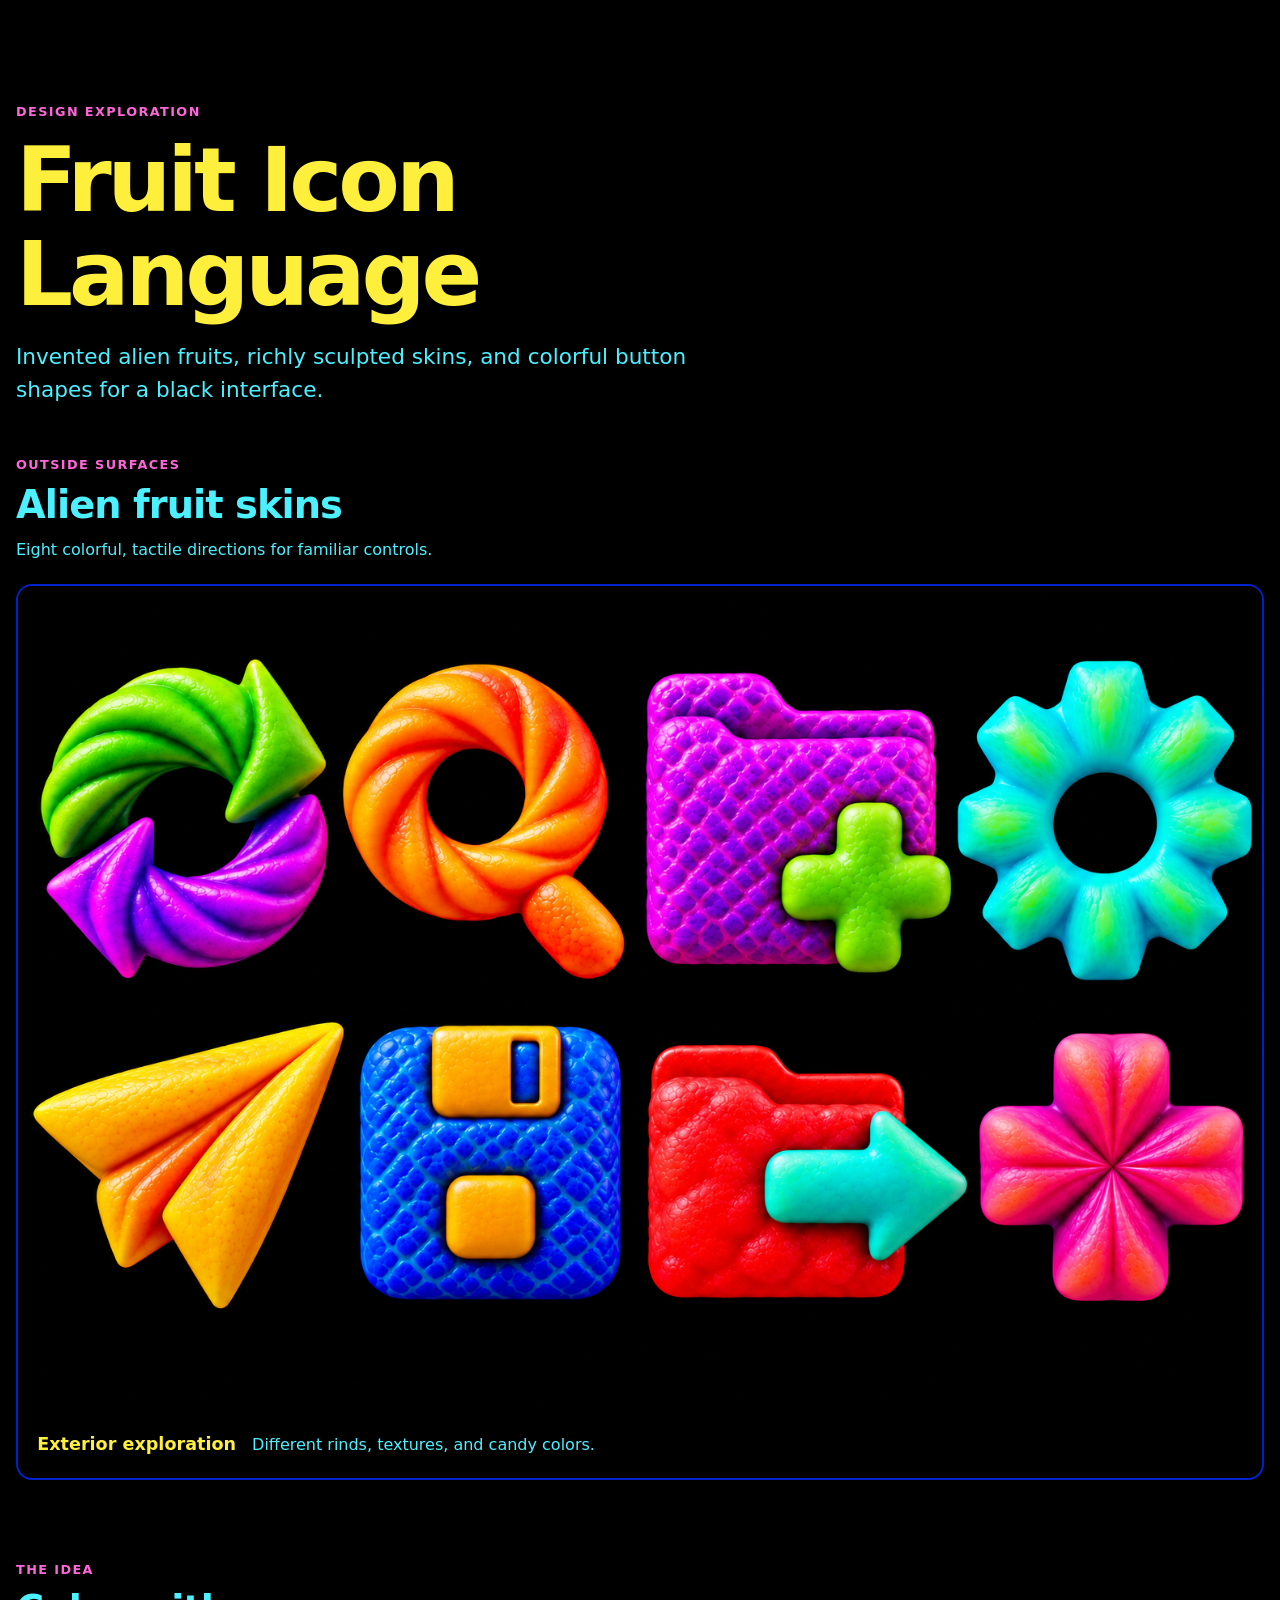
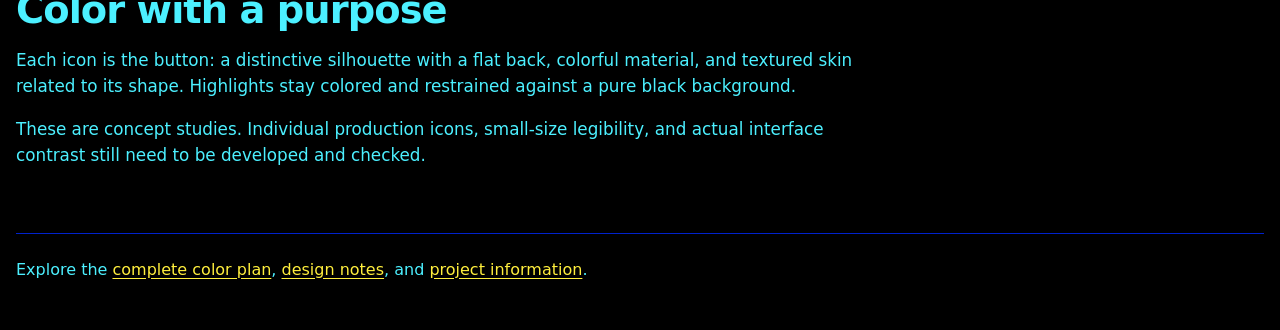
<file: index.html>
<!doctype html>
<html lang="en">
  <head>
    <meta charset="utf-8" />
    <meta name="viewport" content="width=device-width, initial-scale=1" />
    <meta name="color-scheme" content="dark" />
    <meta name="description" content="Alien-fruit icon design studies for a black interface." />
    <title>Fruit Icon Language</title>
    <link rel="stylesheet" href="./assets/gallery.css" />
  </head>
  <body>
    <main>
      <header class="hero">
        <p class="eyebrow">Design exploration</p>
        <h1>Fruit Icon Language</h1>
        <p class="intro">Invented alien fruits, richly sculpted skins, and colorful button shapes for a black interface.</p>
      </header>
      <section aria-labelledby="gallery-title">
        <p class="eyebrow">Outside surfaces</p>
        <h2 id="gallery-title">Alien fruit skins</h2>
        <p class="status">Eight colorful, tactile directions for familiar controls.</p>
        <figure class="study">
          <img src="./assets/fruit-skin-variations.png" alt="Eight invented alien-fruit icon studies: refresh, search, add project, settings, send, save, open, and plus." />
          <figcaption><strong>Exterior exploration</strong><span>Different rinds, textures, and candy colors.</span></figcaption>
        </figure>
      </section>
      <section class="notes" aria-labelledby="notes-title">
        <p class="eyebrow">The idea</p><h2 id="notes-title">Color with a purpose</h2>
        <p>Each icon is the button: a distinctive silhouette with a flat back, colorful material, and textured skin related to its shape. Highlights stay colored and restrained against a pure black background.</p>
        <p>These are concept studies. Individual production icons, small-size legibility, and actual interface contrast still need to be developed and checked.</p>
      </section>
      <footer>Explore the <a href="./colors.html">complete color plan</a>, <a href="./DESIGN.md">design notes</a>, and <a href="./README.md">project information</a>.</footer>
    </main>
  </body>
</html>
</file>
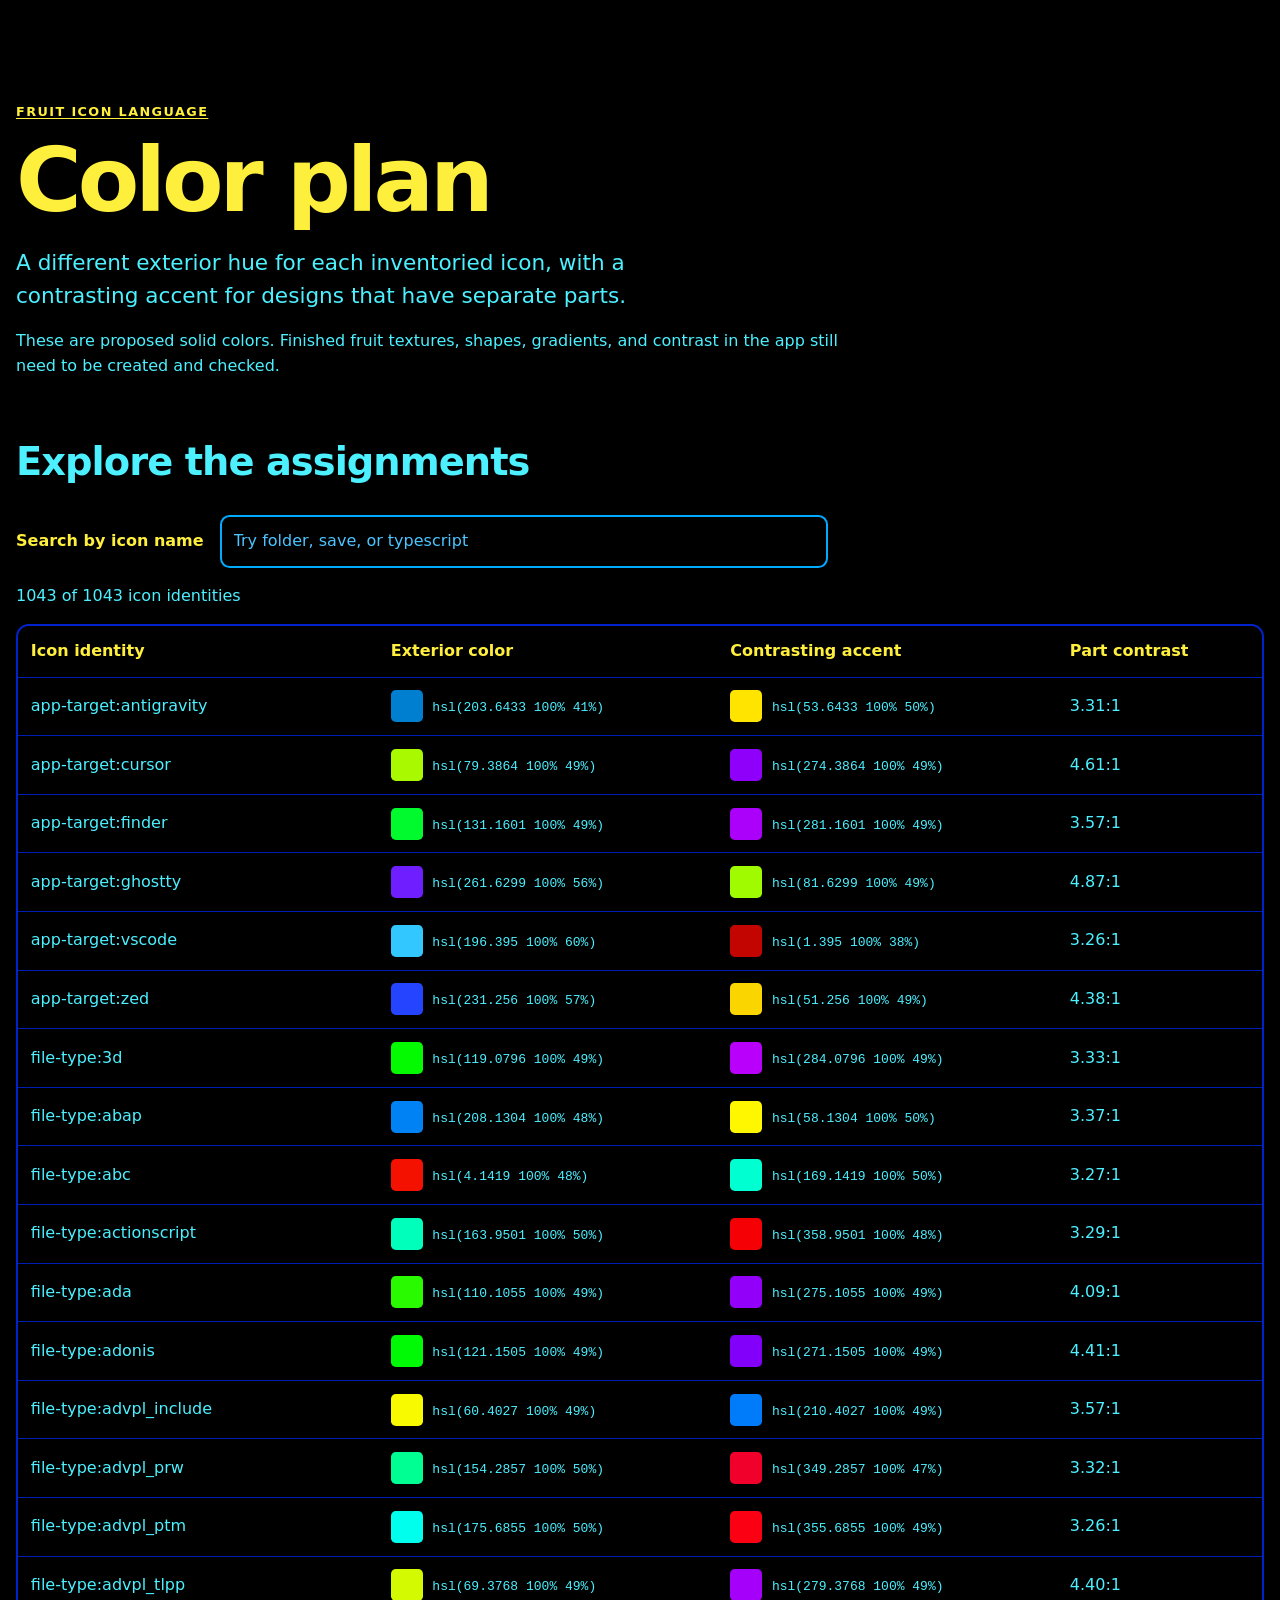
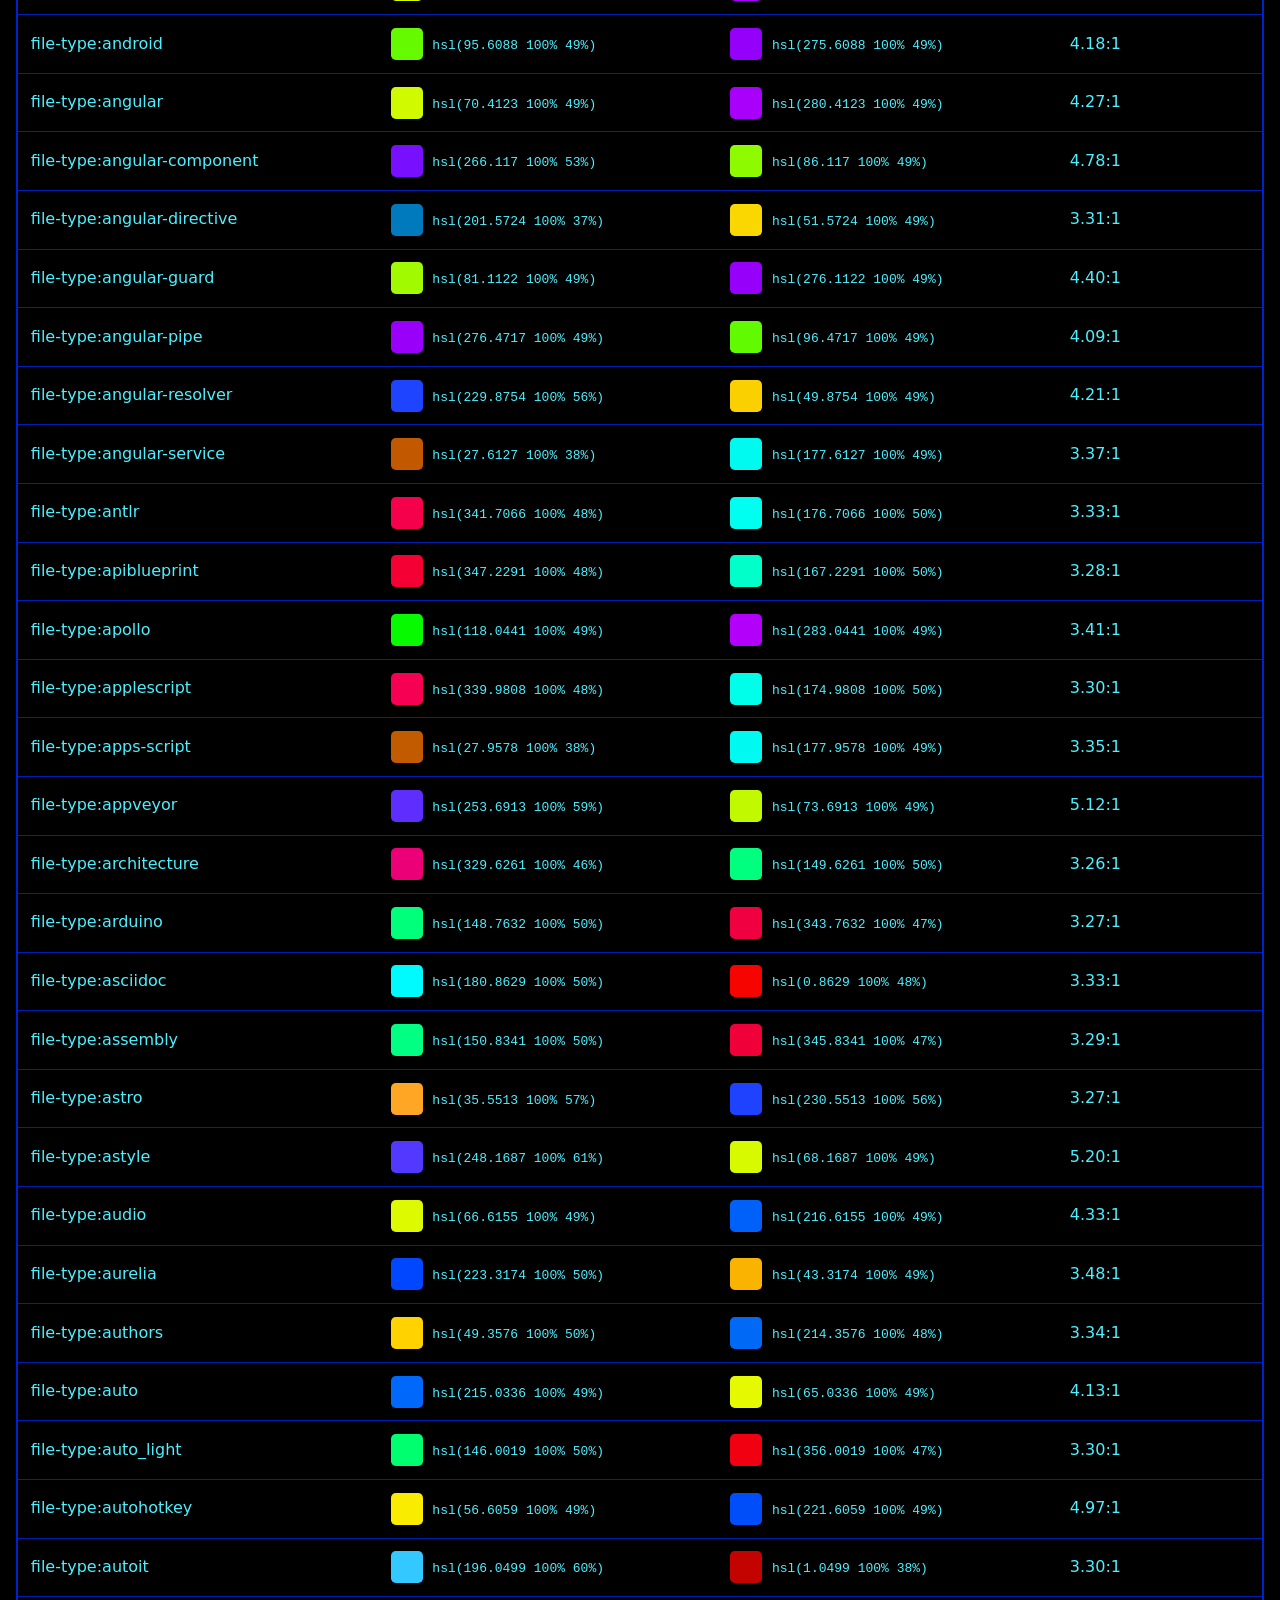
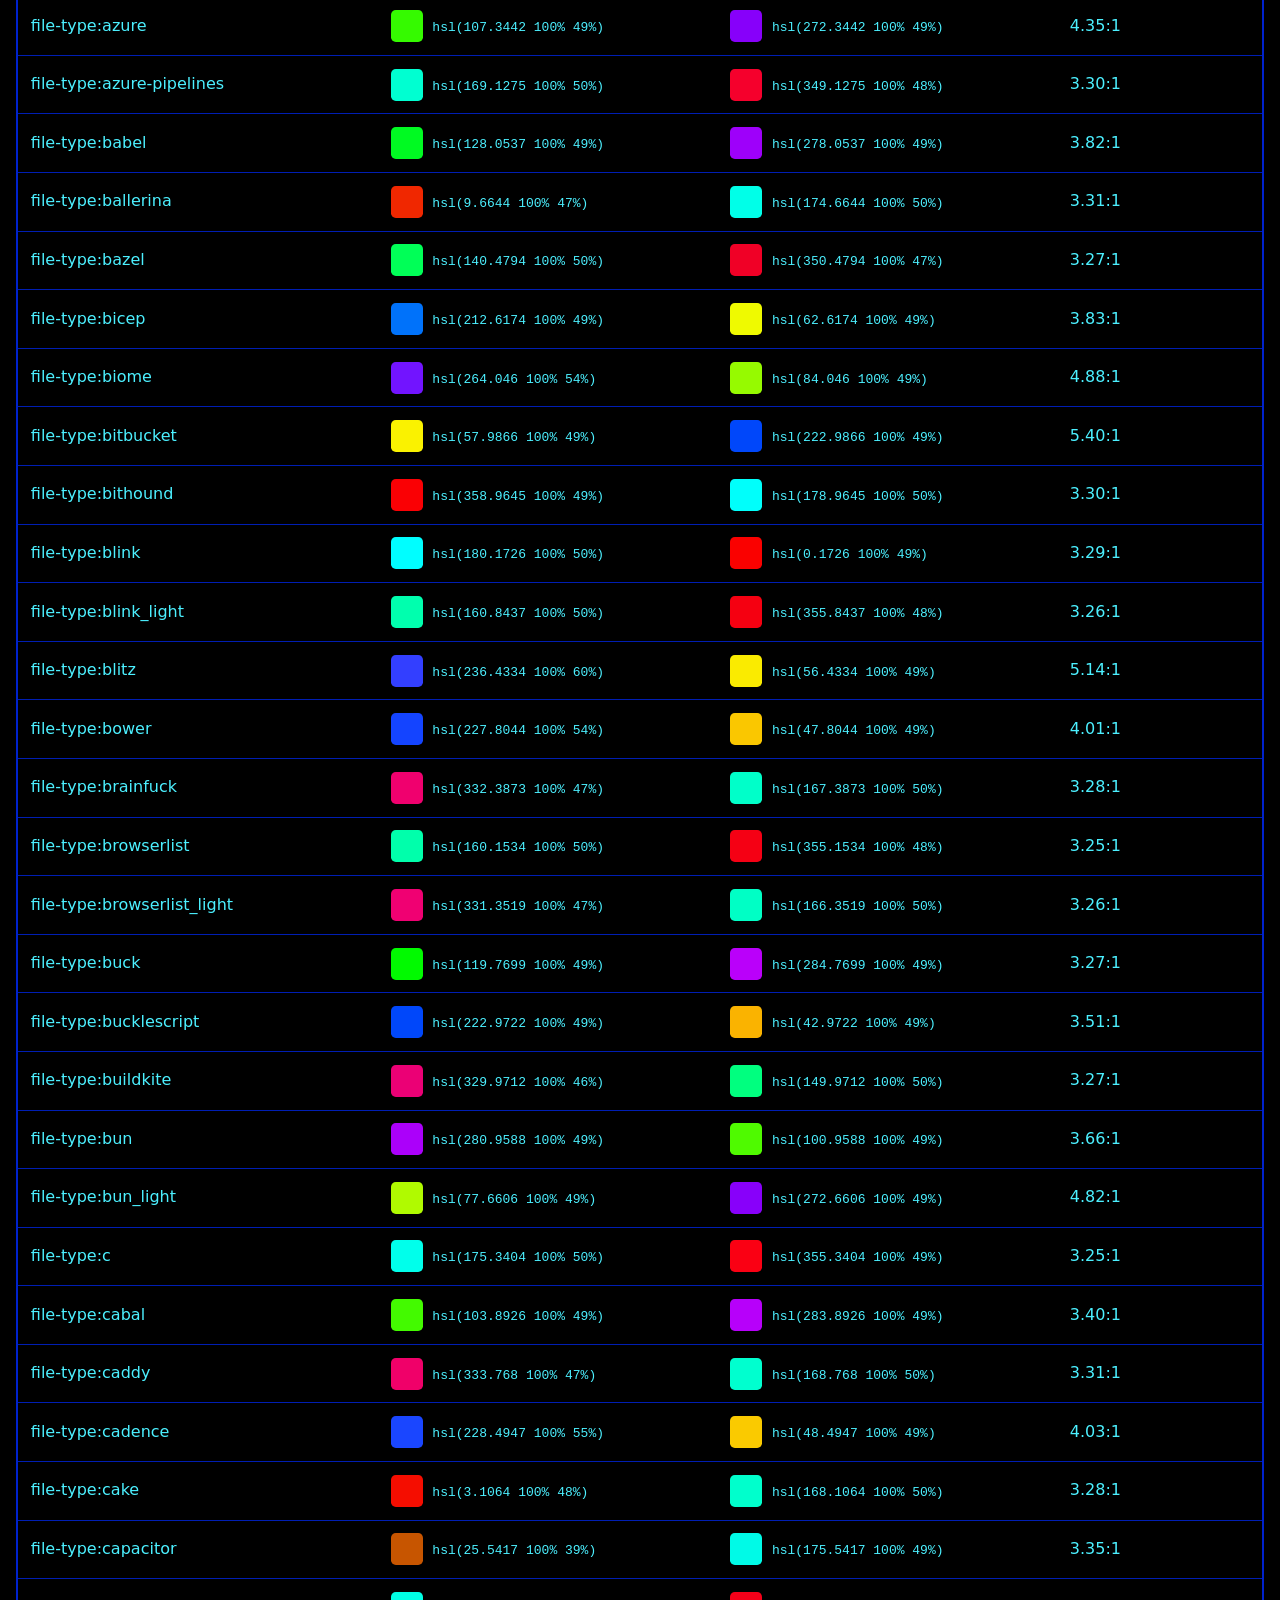
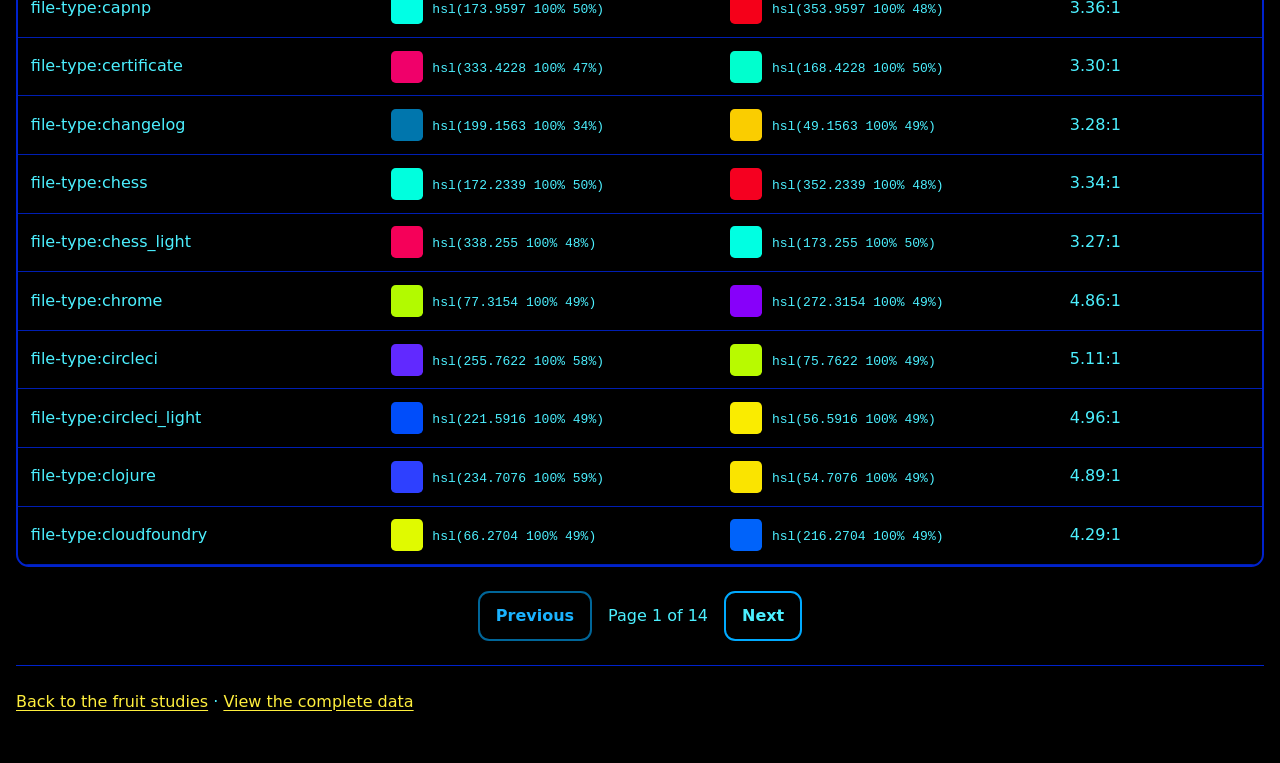
<file: colors.html>
<!doctype html>
<html lang="en">
  <head>
    <meta charset="utf-8" />
    <meta name="viewport" content="width=device-width, initial-scale=1" />
    <meta name="color-scheme" content="dark" />
    <title>Icon color plan · Fruit Icon Language</title>
    <link rel="stylesheet" href="./assets/gallery.css" />
    <script defer src="./data/icon-colors.js"></script>
    <script defer src="./assets/color-plan.js"></script>
  </head>
  <body>
    <main>
      <header class="hero">
        <p class="eyebrow"><a href="./index.html">Fruit Icon Language</a></p>
        <h1>Color plan</h1>
        <p class="intro">A different exterior hue for each inventoried icon, with a contrasting accent for designs that have separate parts.</p>
        <p>These are proposed solid colors. Finished fruit textures, shapes, gradients, and contrast in the app still need to be created and checked.</p>
      </header>
      <section aria-labelledby="list-title">
        <h2 id="list-title">Explore the assignments</h2>
        <div class="palette-tools">
          <label for="icon-search">Search by icon name</label>
          <input id="icon-search" type="search" autocomplete="off" placeholder="Try folder, save, or typescript" />
        </div>
        <p id="result-status" role="status">Loading assignments…</p>
        <div class="table-wrap">
          <table>
            <thead><tr><th scope="col">Icon identity</th><th scope="col">Exterior color</th><th scope="col">Contrasting accent</th><th scope="col">Part contrast</th></tr></thead>
            <tbody id="icon-rows"></tbody>
          </table>
        </div>
        <nav class="pagination" aria-label="Color plan pages">
          <button id="previous" type="button">Previous</button>
          <span id="page-status"></span>
          <button id="next" type="button">Next</button>
        </nav>
      </section>
      <footer><a href="./index.html">Back to the fruit studies</a> · <a href="./data/icon-colors.json">View the complete data</a></footer>
    </main>
  </body>
</html>
</file>
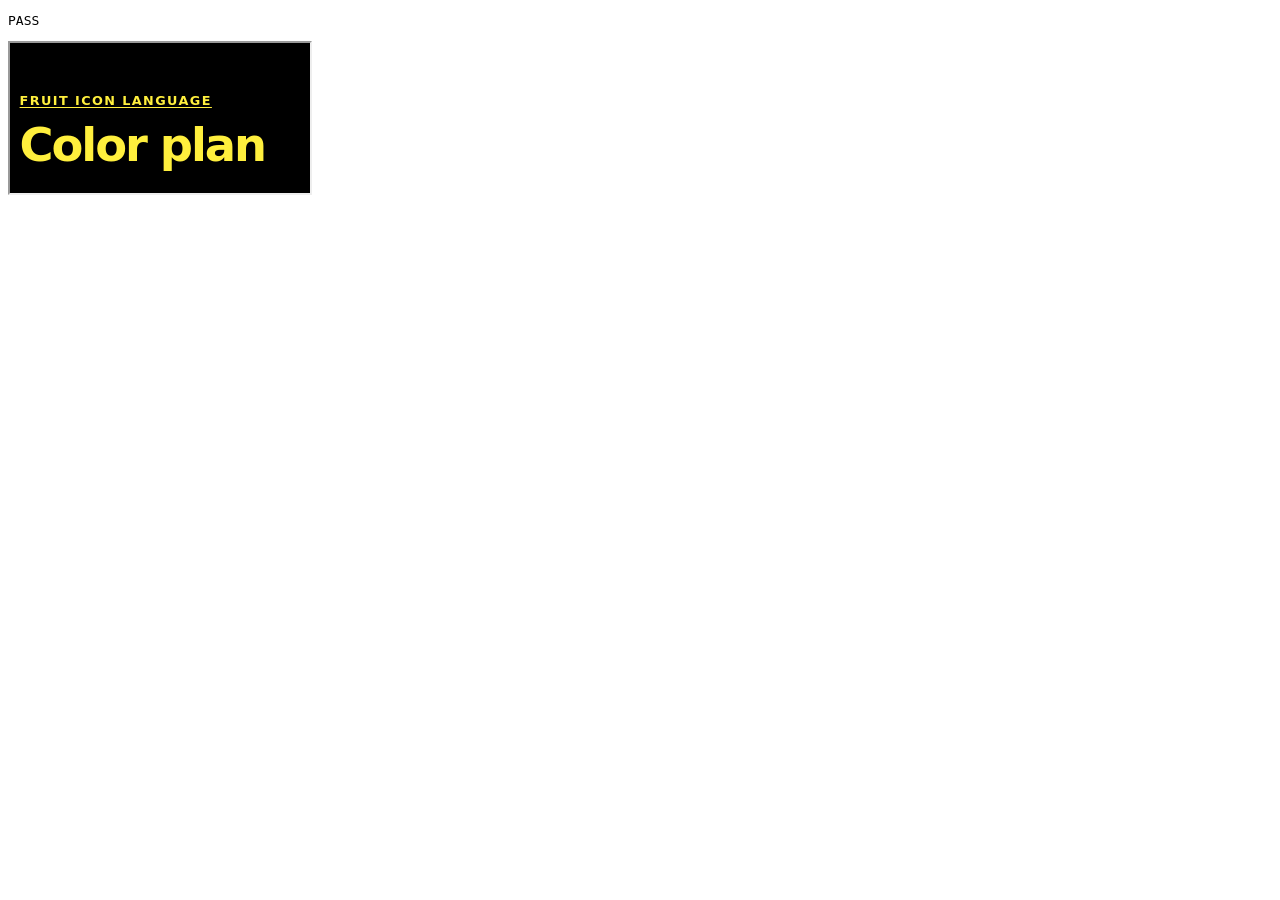
<file: tests/browser-smoke.html>
<!doctype html>
<meta charset="utf-8">
<title>Color plan browser smoke test</title>
<pre id="result">WAITING</pre>
<iframe title="Color plan under test" src="../colors.html"></iframe>
<script>
  const frame = document.querySelector('iframe');
  const result = document.querySelector('#result');
  frame.addEventListener('load', () => {
    try {
      const doc = frame.contentDocument;
      const rows = () => [...doc.querySelectorAll('#icon-rows tr')];
      if (rows().length !== 80 || !doc.querySelector('#result-status').textContent.includes('1043')) throw Error('Initial rows not rendered.');
      doc.querySelector('#next').click();
      if (!doc.querySelector('#page-status').textContent.includes('Page 2')) throw Error('Next page failed.');
      const search = doc.querySelector('#icon-search');
      search.value = 'folder-open';
      search.dispatchEvent(new frame.contentWindow.Event('input', {bubbles: true}));
      if (!rows().length || rows().some(row => !row.textContent.toLowerCase().includes('folder-open'))) throw Error('Filtering failed.');
      result.textContent = 'PASS';
    } catch (error) { result.textContent = 'FAIL: ' + error.message; }
  });
</script>
</file>
<file: assets/gallery.css>
:root { color-scheme: dark; background: #000; color: hsl(185 100% 65%); font-family: system-ui, sans-serif; line-height: 1.55; }
/* Keep the explicitly requested high-contrast candy palette in Windows forced-colors mode. */
@media (forced-colors: active) { :root { forced-color-adjust: none; } }
* { box-sizing: border-box; }
body { margin: 0; background: #000; }
main { width: min(100% - 2rem, 90rem); margin: 0 auto; }
.hero { padding: clamp(3rem, 8vw, 6.5rem) 0 3rem; max-width: 54rem; }
.eyebrow { color: hsl(315 100% 70%); font-size: .8rem; font-weight: 750; letter-spacing: .11em; text-transform: uppercase; margin: 0 0 .65rem; }
h1, h2 { line-height: 1.05; margin: 0; }
h1 { color: hsl(55 100% 62%); font-size: clamp(2.9rem, 7vw, 6rem); letter-spacing: -.045em; }
h2 { color: hsl(185 100% 65%); font-size: clamp(1.7rem, 3vw, 2.8rem); letter-spacing: -.025em; }
.intro { color: hsl(185 100% 65%); font-size: clamp(1.1rem, 2vw, 1.35rem); max-width: 43rem; margin: 1.2rem 0 0; }
.section-heading { display: flex; flex-wrap: wrap; align-items: end; justify-content: space-between; gap: 1.5rem; }
.view-picker { display: flex; flex-wrap: wrap; gap: .55rem; }
button { appearance: none; border: 2px solid hsl(200 100% 50%); background: #000; color: hsl(185 100% 65%); border-radius: .7rem; padding: .65rem 1rem; font: inherit; font-weight: 700; cursor: pointer; }
button:hover { border-color: hsl(55 100% 62%); color: hsl(55 100% 62%); }
button[aria-pressed="true"] { border-color: hsl(185 100% 50%); background: hsl(185 100% 50%); color: #000; }
button:focus-visible, a:focus-visible { outline: 3px solid hsl(55 100% 62%); outline-offset: 4px; }
.status { color: hsl(185 100% 65%); margin: .8rem 0 1.3rem; }
.gallery { display: grid; gap: 1.5rem; }
.study { margin: 0; border: 2px solid hsl(230 100% 40%); border-radius: 1rem; overflow: hidden; background: #000; }
.study[hidden] { display: none; }
.study > img, .fruit-crop img { display: block; width: 100%; height: auto; }
.fruit-crop { position: relative; aspect-ratio: 3 / 1; overflow: hidden; background: #000; }
.fruit-crop img { position: absolute; inset-inline: 0; }
.crop-inside img { top: 0; }
.crop-outside img { top: -100%; }
figcaption { display: flex; flex-wrap: wrap; align-items: baseline; gap: .35rem 1rem; padding: 1rem 1.2rem 1.2rem; color: hsl(185 100% 65%); }
figcaption strong { color: hsl(55 100% 62%); font-size: 1.1rem; }
.notes { max-width: 54rem; padding: 5rem 0 3rem; }
.notes p:not(.eyebrow) { color: hsl(185 100% 65%); font-size: 1.05rem; }
a { color: hsl(55 100% 62%); text-underline-offset: .16em; }
footer { border-top: 1px solid hsl(230 100% 40%); color: hsl(185 100% 65%); padding: 1.5rem 0 3rem; }
.palette-tools { display: flex; flex-wrap: wrap; align-items: center; gap: .7rem 1rem; margin: 2rem 0 1rem; }
.palette-tools label { color: hsl(55 100% 62%); font-weight: 700; }
.palette-tools input { flex: 1 1 18rem; max-width: 38rem; background: #000; color: hsl(185 100% 65%); border: 2px solid hsl(200 100% 50%); border-radius: .6rem; padding: .75rem; font: inherit; }
.palette-tools input:focus-visible { outline: 3px solid hsl(55 100% 62%); outline-offset: 4px; }
input::placeholder { color: hsl(200 100% 65%); }
.table-wrap { overflow-x: auto; border: 2px solid hsl(230 100% 40%); border-radius: .8rem; }
table { border-collapse: collapse; width: 100%; text-align: left; }
th, td { padding: .8rem; border-bottom: 1px solid hsl(230 100% 35%); }
th { color: hsl(55 100% 62%); }
td { color: hsl(185 100% 65%); }
.identity { min-width: 14rem; overflow-wrap: anywhere; }
code { color: hsl(185 100% 65%); white-space: nowrap; }
.color-swatch { display: inline-block; width: 2rem; height: 2rem; vertical-align: middle; margin-right: .6rem; border-radius: .3rem; }
.pagination { display: flex; align-items: center; justify-content: center; gap: 1rem; padding: 1.5rem 0; }
button:disabled { color: hsl(200 100% 55%); border-color: hsl(200 100% 30%); cursor: default; }
@media (max-width: 600px) { main { width: min(100% - 1.2rem, 90rem); } .hero { padding-top: 3rem; } button { flex: 1 0 auto; } .view-picker { width: 100%; } }
</file>
